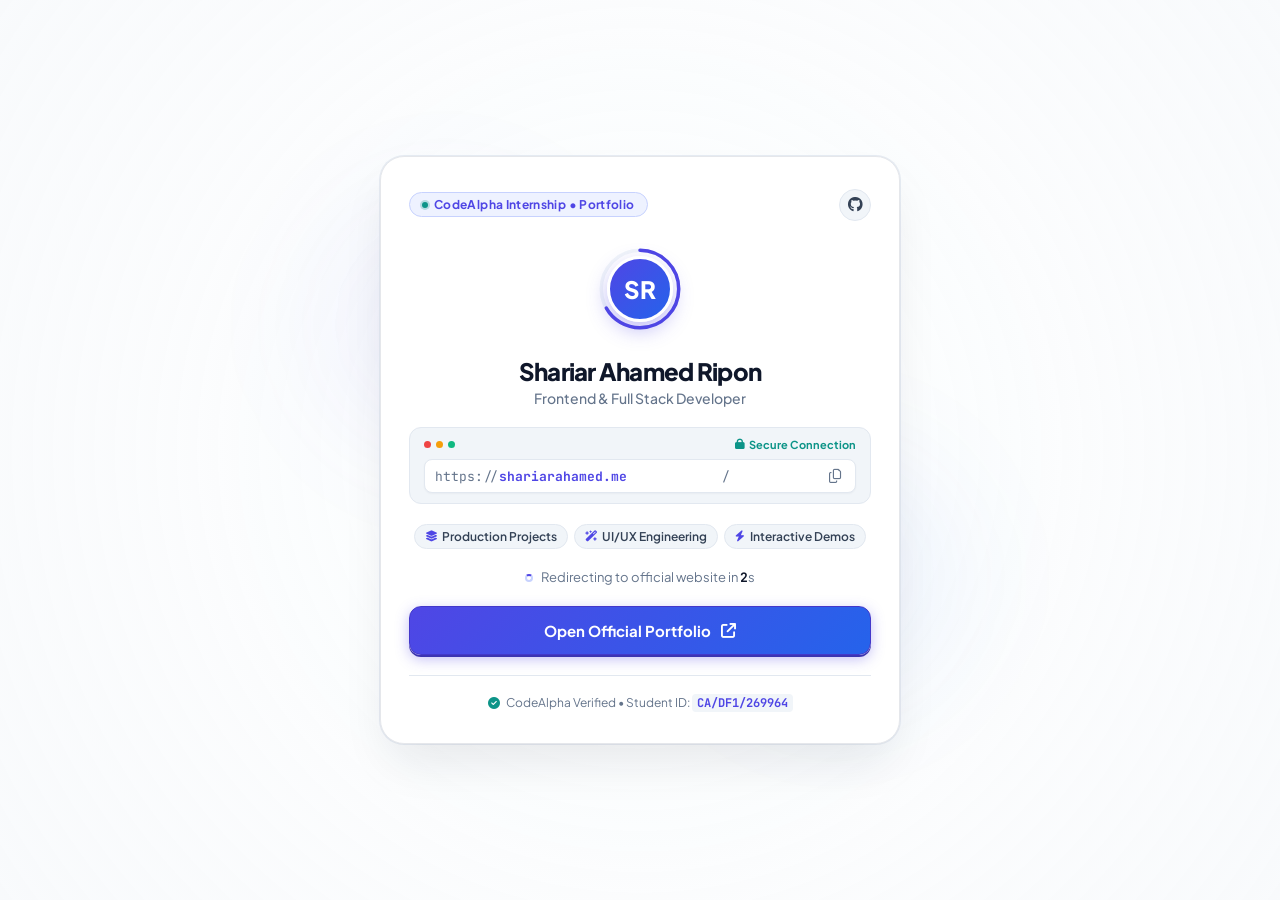
<file: CodeAlpha_Portfolio/index.html>
<!DOCTYPE html>
<html lang="en">
<head>
  <meta charset="UTF-8">
  <meta name="viewport" content="width=device-width, initial-scale=1.0">
  <title>Shariar Ahamed Ripon — Official Portfolio Gateway</title>
  
  <!-- SEO & Canonical Link -->
  <meta name="description" content="Official Portfolio of Shariar Ahamed Ripon — Frontend & Full Stack Developer.">
  <link rel="canonical" href="https://shariarahamed.me/">

  <!-- Auto-Redirect Meta (3s) -->
  <meta http-equiv="refresh" content="3;url=https://shariarahamed.me/">

  <!-- Favicon -->
  <link rel="icon" type="image/svg+xml" href="favicon.svg">

  <!-- Google Fonts & Font Awesome -->
  <link rel="preconnect" href="https://fonts.googleapis.com">
  <link rel="preconnect" href="https://fonts.gstatic.com" crossorigin>
  <link href="https://fonts.googleapis.com/css2?family=Plus+Jakarta+Sans:wght@400;500;600;700;800&family=JetBrains+Mono:wght@500;600;700&display=swap" rel="stylesheet">
  <link rel="stylesheet" href="https://cdnjs.cloudflare.com/ajax/libs/font-awesome/6.5.1/css/all.min.css">

  <!-- Custom Stylesheet -->
  <link rel="stylesheet" href="style.css">
</head>
<body>

  <!-- Dynamic Ambient Glow Blobs -->
  <div class="ambient-glow"></div>
  <div class="ambient-blob-1"></div>
  <div class="ambient-blob-2"></div>

  <!-- Gateway Main Card -->
  <main class="gateway-container">
    <div class="gateway-card">
      
      <!-- Top Decorative Bar & Verified Badge -->
      <div class="card-top-bar">
        <div class="internship-pill">
          <span class="live-dot"></span>
          <span>CodeAlpha Internship • Portfolio</span>
        </div>
        <a href="https://github.com/Shariar-Ahamed" target="_blank" rel="noopener noreferrer" class="github-badge-btn" title="View GitHub Profile">
          <i class="fa-brands fa-github"></i>
        </a>
      </div>

      <!-- Animated Avatar & Countdown Ring -->
      <div class="avatar-stage">
        <div class="ring-wrapper">
          <svg class="countdown-svg" viewBox="0 0 100 100">
            <circle class="ring-bg" cx="50" cy="50" r="44"></circle>
            <circle class="ring-progress" id="ringProgress" cx="50" cy="50" r="44"></circle>
          </svg>
          <div class="avatar-badge">
            <span>SR</span>
          </div>
        </div>
      </div>

      <!-- Header & Identity -->
      <div class="identity-block">
        <h1 class="developer-name">Shariar Ahamed Ripon</h1>
        <p class="role-caption">Frontend & Full Stack Developer</p>
      </div>

      <!-- Live Domain Preview Widget -->
      <div class="browser-widget">
        <div class="widget-header">
          <div class="window-dots">
            <span class="dot dot-red"></span>
            <span class="dot dot-yellow"></span>
            <span class="dot dot-green"></span>
          </div>
          <div class="ssl-lock">
            <i class="fa-solid fa-lock"></i>
            <span>Secure Connection</span>
          </div>
        </div>
        <div class="widget-url-bar">
          <span class="url-protocol">https://</span>
          <span class="url-domain">shariarahamed.me</span>
          <span class="url-path">/</span>
          <button class="copy-url-btn" id="copyUrlBtn" title="Copy Domain Link">
            <i class="fa-regular fa-copy" id="copyIcon"></i>
          </button>
        </div>
      </div>

      <!-- Feature Tags -->
      <div class="feature-tags">
        <span class="feat-tag"><i class="fa-solid fa-layer-group"></i> Production Projects</span>
        <span class="feat-tag"><i class="fa-solid fa-wand-magic-sparkles"></i> UI/UX Engineering</span>
        <span class="feat-tag"><i class="fa-solid fa-bolt"></i> Interactive Demos</span>
      </div>

      <!-- Live Redirection Status -->
      <div class="redirect-status-row">
        <div class="spinner-dot"></div>
        <span class="status-msg">Redirecting to official website in <strong id="countdownNum">3</strong>s</span>
      </div>

      <!-- Primary Action CTA -->
      <a href="https://shariarahamed.me/" class="btn-launch-portfolio" id="launchBtn">
        <span>Open Official Portfolio</span>
        <i class="fa-solid fa-arrow-up-right-from-square"></i>
      </a>

      <!-- Verified Student Credentials Footer -->
      <footer class="card-footer">
        <div class="verified-tag">
          <i class="fa-solid fa-circle-check"></i>
          <span>CodeAlpha Verified • Student ID: <code>CA/DF1/269964</code></span>
        </div>
      </footer>

    </div>
  </main>

  <!-- Toast Container -->
  <div class="toast-container" id="toastContainer" aria-live="polite"></div>

  <!-- Gateway Script -->
  <script src="script.js"></script>
</body>
</html>
</file>
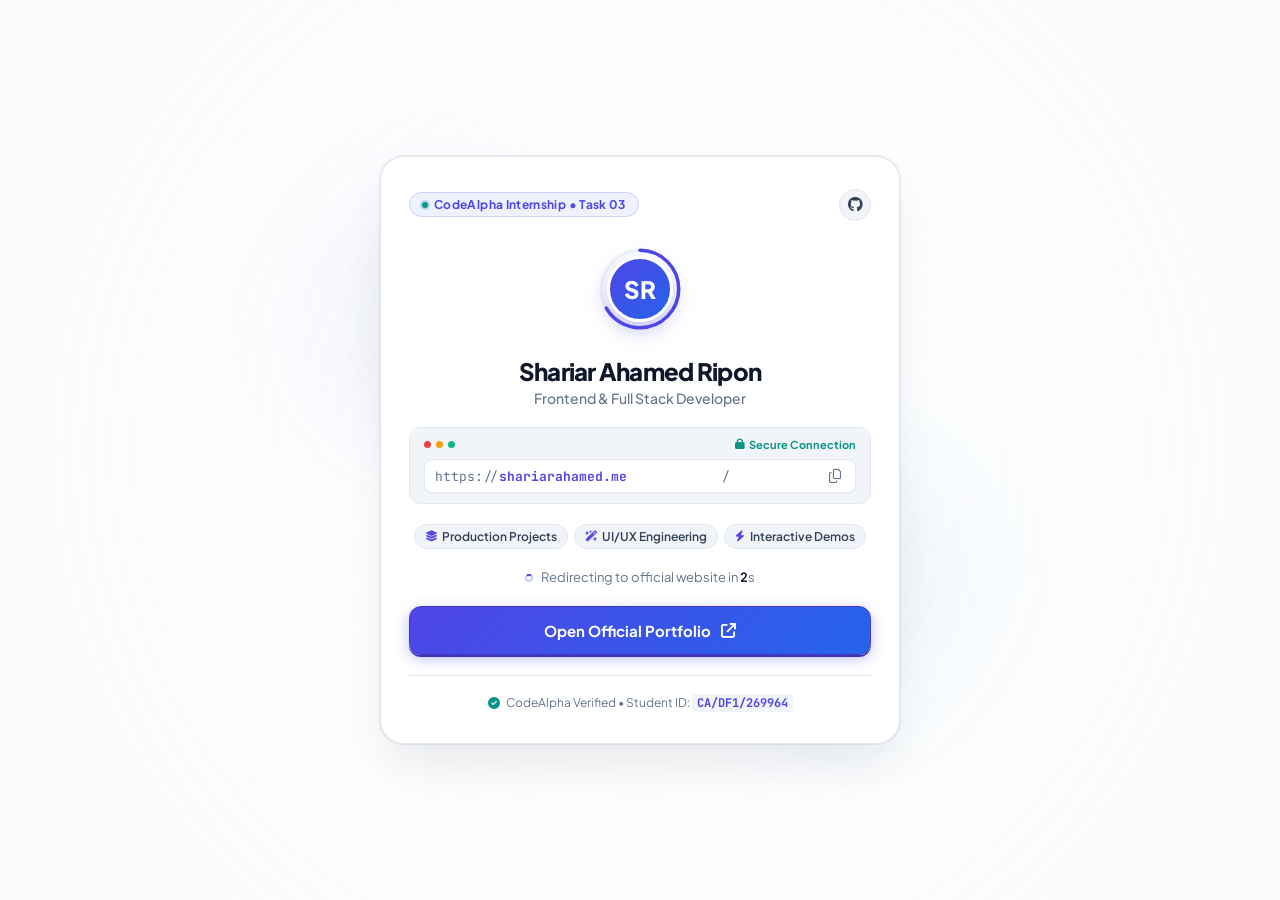
<file: Task-03_CodeAlpha_PortfolioSite/index.html>
<!DOCTYPE html>
<html lang="en">
<head>
  <meta charset="UTF-8">
  <meta name="viewport" content="width=device-width, initial-scale=1.0">
  <title>Shariar Ahamed Ripon — Official Portfolio Gateway</title>
  
  <!-- SEO & Canonical Link -->
  <meta name="description" content="Official Portfolio of Shariar Ahamed Ripon — Frontend & Full Stack Developer.">
  <link rel="canonical" href="https://shariarahamed.me/">

  <!-- Auto-Redirect Meta (3s) -->
  <meta http-equiv="refresh" content="3;url=https://shariarahamed.me/">

  <!-- Favicon -->
  <link rel="icon" type="image/svg+xml" href="favicon.svg">

  <!-- Google Fonts & Font Awesome -->
  <link rel="preconnect" href="https://fonts.googleapis.com">
  <link rel="preconnect" href="https://fonts.gstatic.com" crossorigin>
  <link href="https://fonts.googleapis.com/css2?family=Plus+Jakarta+Sans:wght@400;500;600;700;800&family=JetBrains+Mono:wght@500;600;700&display=swap" rel="stylesheet">
  <link rel="stylesheet" href="https://cdnjs.cloudflare.com/ajax/libs/font-awesome/6.5.1/css/all.min.css">

  <!-- Custom Stylesheet -->
  <link rel="stylesheet" href="style.css">
</head>
<body>

  <!-- Dynamic Ambient Glow Blobs -->
  <div class="ambient-glow"></div>
  <div class="ambient-blob-1"></div>
  <div class="ambient-blob-2"></div>

  <!-- Gateway Main Card -->
  <main class="gateway-container">
    <div class="gateway-card">
      
      <!-- Top Decorative Bar & Verified Badge -->
      <div class="card-top-bar">
        <div class="internship-pill">
          <span class="live-dot"></span>
          <span>CodeAlpha Internship • Task 03</span>
        </div>
        <a href="https://github.com/Shariar-Ahamed" target="_blank" rel="noopener noreferrer" class="github-badge-btn" title="View GitHub Profile">
          <i class="fa-brands fa-github"></i>
        </a>
      </div>

      <!-- Animated Avatar & Countdown Ring -->
      <div class="avatar-stage">
        <div class="ring-wrapper">
          <svg class="countdown-svg" viewBox="0 0 100 100">
            <circle class="ring-bg" cx="50" cy="50" r="44"></circle>
            <circle class="ring-progress" id="ringProgress" cx="50" cy="50" r="44"></circle>
          </svg>
          <div class="avatar-badge">
            <span>SR</span>
          </div>
        </div>
      </div>

      <!-- Header & Identity -->
      <div class="identity-block">
        <h1 class="developer-name">Shariar Ahamed Ripon</h1>
        <p class="role-caption">Frontend & Full Stack Developer</p>
      </div>

      <!-- Live Domain Preview Widget -->
      <div class="browser-widget">
        <div class="widget-header">
          <div class="window-dots">
            <span class="dot dot-red"></span>
            <span class="dot dot-yellow"></span>
            <span class="dot dot-green"></span>
          </div>
          <div class="ssl-lock">
            <i class="fa-solid fa-lock"></i>
            <span>Secure Connection</span>
          </div>
        </div>
        <div class="widget-url-bar">
          <span class="url-protocol">https://</span>
          <span class="url-domain">shariarahamed.me</span>
          <span class="url-path">/</span>
          <button class="copy-url-btn" id="copyUrlBtn" title="Copy Domain Link">
            <i class="fa-regular fa-copy" id="copyIcon"></i>
          </button>
        </div>
      </div>

      <!-- Feature Tags -->
      <div class="feature-tags">
        <span class="feat-tag"><i class="fa-solid fa-layer-group"></i> Production Projects</span>
        <span class="feat-tag"><i class="fa-solid fa-wand-magic-sparkles"></i> UI/UX Engineering</span>
        <span class="feat-tag"><i class="fa-solid fa-bolt"></i> Interactive Demos</span>
      </div>

      <!-- Live Redirection Status -->
      <div class="redirect-status-row">
        <div class="spinner-dot"></div>
        <span class="status-msg">Redirecting to official website in <strong id="countdownNum">3</strong>s</span>
      </div>

      <!-- Primary Action CTA -->
      <a href="https://shariarahamed.me/" class="btn-launch-portfolio" id="launchBtn">
        <span>Open Official Portfolio</span>
        <i class="fa-solid fa-arrow-up-right-from-square"></i>
      </a>

      <!-- Verified Student Credentials Footer -->
      <footer class="card-footer">
        <div class="verified-tag">
          <i class="fa-solid fa-circle-check"></i>
          <span>CodeAlpha Verified • Student ID: <code>CA/DF1/269964</code></span>
        </div>
      </footer>

    </div>
  </main>

  <!-- Toast Container -->
  <div class="toast-container" id="toastContainer" aria-live="polite"></div>

  <!-- Gateway Script -->
  <script src="script.js"></script>
</body>
</html>
</file>
<file: CodeAlpha_Portfolio/style.css>
/* ==========================================================================
   Shariar Ahamed Ripon — Ultra-Premium Official Portfolio Gateway
   Clean Light Aesthetic (CodeAlpha Internship - Portfolio)
   ========================================================================== */

/* --------------------------------------------------------------------------
   1. Design Tokens
   -------------------------------------------------------------------------- */
:root {
  --bg-primary: #F8FAFC;
  --bg-surface: #FFFFFF;
  --bg-subtle: #F1F5F9;
  --bg-card-header: #F8FAFC;

  --text-primary: #0F172A;
  --text-secondary: #334155;
  --text-muted: #64748B;
  --text-inverse: #FFFFFF;

  --accent-primary: #4F46E5;
  --accent-primary-hover: #4338CA;
  --accent-primary-light: #EEF2FF;
  --accent-primary-border: #C7D2FE;

  --accent-royal: #2563EB;
  --accent-emerald: #0D9488;
  --accent-emerald-light: #CCFBF1;
  --accent-emerald-border: #99F6E4;

  --border-subtle: #E2E8F0;
  --border-card: #E5E7EB;
  --border-focus: #818CF8;

  --shadow-card: 0 25px 50px -12px rgba(15, 23, 42, 0.1), 0 0 0 1px rgba(226, 232, 240, 0.8);
  --shadow-btn: 0 4px 14px rgba(79, 70, 229, 0.35), 0 2px 0 #3730A3;
  --shadow-btn-hover: 0 8px 20px rgba(79, 70, 229, 0.42), 0 2px 0 #3730A3;

  --font-family: 'Plus Jakarta Sans', system-ui, -apple-system, BlinkMacSystemFont, 'Segoe UI', Roboto, sans-serif;
  --font-mono: 'JetBrains Mono', monospace;

  --radius-sm: 8px;
  --radius-md: 12px;
  --radius-lg: 16px;
  --radius-xl: 24px;
  --radius-full: 9999px;

  --transition-fast: 150ms cubic-bezier(0.4, 0, 0.2, 1);
  --transition-smooth: 350ms cubic-bezier(0.16, 1, 0.3, 1);
}

/* --------------------------------------------------------------------------
   2. Global Reset & Ambient Background
   -------------------------------------------------------------------------- */
*, *::before, *::after {
  box-sizing: border-box;
  margin: 0;
  padding: 0;
}

html {
  -webkit-font-smoothing: antialiased;
  -moz-osx-font-smoothing: grayscale;
}

body {
  font-family: var(--font-family);
  background-color: var(--bg-primary);
  color: var(--text-secondary);
  min-height: 100vh;
  display: flex;
  align-items: center;
  justify-content: center;
  padding: 24px 16px;
  position: relative;
  overflow-x: hidden;
}

/* Subtle Ambient Glow Orbs */
.ambient-glow {
  position: fixed;
  inset: 0;
  pointer-events: none;
  background: radial-gradient(circle at 50% 50%, rgba(255, 255, 255, 0.8) 0%, rgba(248, 250, 252, 0.95) 100%);
  z-index: 0;
}

.ambient-blob-1 {
  position: fixed;
  top: 15%;
  left: 20%;
  width: 380px;
  height: 380px;
  border-radius: 50%;
  background: radial-gradient(circle, rgba(79, 70, 229, 0.08) 0%, transparent 70%);
  filter: blur(40px);
  pointer-events: none;
  z-index: 0;
}

.ambient-blob-2 {
  position: fixed;
  bottom: 15%;
  right: 20%;
  width: 380px;
  height: 380px;
  border-radius: 50%;
  background: radial-gradient(circle, rgba(37, 99, 235, 0.08) 0%, transparent 70%);
  filter: blur(40px);
  pointer-events: none;
  z-index: 0;
}

/* --------------------------------------------------------------------------
   3. Gateway Card Layout
   -------------------------------------------------------------------------- */
.gateway-container {
  width: 100%;
  max-width: 520px;
  margin: 0 auto;
  position: relative;
  z-index: 1;
}

.gateway-card {
  background-color: var(--bg-surface);
  border-radius: var(--radius-xl);
  box-shadow: var(--shadow-card);
  padding: 32px 28px;
  display: flex;
  flex-direction: column;
  align-items: center;
  text-align: center;
  gap: 20px;
  position: relative;
  border: 1px solid var(--border-card);
}

/* Card Top Bar */
.card-top-bar {
  display: flex;
  align-items: center;
  justify-content: space-between;
  width: 100%;
}

.internship-pill {
  display: inline-flex;
  align-items: center;
  gap: 6px;
  background-color: var(--accent-primary-light);
  color: var(--accent-primary);
  border: 1px solid var(--accent-primary-border);
  padding: 4px 12px;
  border-radius: var(--radius-full);
  font-size: 0.75rem;
  font-weight: 700;
  letter-spacing: 0.03em;
}

.live-dot {
  width: 6px;
  height: 6px;
  border-radius: 50%;
  background-color: var(--accent-emerald);
  box-shadow: 0 0 0 2px rgba(13, 148, 136, 0.25);
  animation: pulse 1.5s infinite;
}

@keyframes pulse {
  0%, 100% { transform: scale(1); opacity: 1; }
  50% { transform: scale(1.3); opacity: 0.7; }
}

.github-badge-btn {
  width: 32px;
  height: 32px;
  border-radius: 50%;
  background-color: var(--bg-subtle);
  border: 1px solid var(--border-subtle);
  color: var(--text-secondary);
  display: flex;
  align-items: center;
  justify-content: center;
  font-size: 0.9375rem;
  text-decoration: none;
  transition: all var(--transition-fast);
}

.github-badge-btn:hover {
  background-color: var(--accent-primary-light);
  color: var(--accent-primary);
  border-color: var(--accent-primary-border);
  transform: translateY(-1px);
}

/* --------------------------------------------------------------------------
   4. Animated Avatar & Circular Progress Ring
   -------------------------------------------------------------------------- */
.avatar-stage {
  display: flex;
  align-items: center;
  justify-content: center;
  margin: 4px 0;
}

.ring-wrapper {
  position: relative;
  width: 88px;
  height: 88px;
  display: flex;
  align-items: center;
  justify-content: center;
}

.countdown-svg {
  position: absolute;
  inset: 0;
  width: 100%;
  height: 100%;
  transform: rotate(-90deg);
}

.ring-bg {
  fill: none;
  stroke: var(--bg-subtle);
  stroke-width: 4;
}

.ring-progress {
  fill: none;
  stroke: var(--accent-primary);
  stroke-width: 4;
  stroke-linecap: round;
  stroke-dasharray: 276.46;
  stroke-dashoffset: 0;
  transition: stroke-dashoffset 1s linear;
}

.avatar-badge {
  width: 66px;
  height: 66px;
  border-radius: 50%;
  background: linear-gradient(135deg, var(--accent-primary) 0%, var(--accent-royal) 100%);
  color: var(--text-inverse);
  font-size: 1.5rem;
  font-weight: 800;
  display: flex;
  align-items: center;
  justify-content: center;
  box-shadow: 0 8px 20px rgba(79, 70, 229, 0.35);
  border: 3px solid #FFFFFF;
  z-index: 2;
}

/* --------------------------------------------------------------------------
   5. Identity Block
   -------------------------------------------------------------------------- */
.identity-block {
  display: flex;
  flex-direction: column;
  gap: 4px;
}

.developer-name {
  font-size: 1.5rem;
  font-weight: 800;
  color: var(--text-primary);
  letter-spacing: -0.03em;
  line-height: 1.2;
}

.role-caption {
  font-size: 0.875rem;
  color: var(--text-muted);
  font-weight: 500;
}

/* --------------------------------------------------------------------------
   6. Live Browser Widget
   -------------------------------------------------------------------------- */
.browser-widget {
  width: 100%;
  background-color: var(--bg-subtle);
  border: 1px solid var(--border-subtle);
  border-radius: var(--radius-md);
  padding: 10px 14px;
  display: flex;
  flex-direction: column;
  gap: 8px;
}

.widget-header {
  display: flex;
  align-items: center;
  justify-content: space-between;
}

.window-dots {
  display: flex;
  align-items: center;
  gap: 5px;
}

.dot {
  width: 7px;
  height: 7px;
  border-radius: 50%;
}
.dot-red { background-color: #EF4444; }
.dot-yellow { background-color: #F59E0B; }
.dot-green { background-color: #10B981; }

.ssl-lock {
  display: flex;
  align-items: center;
  gap: 4px;
  font-size: 0.6875rem;
  color: var(--accent-emerald);
  font-weight: 700;
}

.widget-url-bar {
  display: flex;
  align-items: center;
  background-color: var(--bg-surface);
  border: 1px solid var(--border-subtle);
  border-radius: var(--radius-sm);
  padding: 6px 10px;
  font-family: var(--font-mono);
  font-size: 0.8125rem;
  box-shadow: 0 1px 2px rgba(15, 23, 42, 0.04);
}

.url-protocol {
  color: var(--text-muted);
}

.url-domain {
  font-weight: 700;
  color: var(--accent-primary);
}

.url-path {
  color: var(--text-muted);
  flex: 1;
}

.copy-url-btn {
  background: transparent;
  border: none;
  color: var(--text-muted);
  font-size: 0.875rem;
  cursor: pointer;
  padding: 2px 4px;
  border-radius: 4px;
  transition: color var(--transition-fast);
}

.copy-url-btn:hover {
  color: var(--accent-primary);
}

/* --------------------------------------------------------------------------
   7. Feature Highlights & Tags
   -------------------------------------------------------------------------- */
.feature-tags {
  display: flex;
  align-items: center;
  justify-content: center;
  gap: 6px;
  flex-wrap: wrap;
}

.feat-tag {
  display: inline-flex;
  align-items: center;
  gap: 5px;
  font-size: 0.75rem;
  font-weight: 600;
  color: var(--text-secondary);
  background-color: var(--bg-subtle);
  border: 1px solid var(--border-subtle);
  padding: 4px 10px;
  border-radius: var(--radius-full);
}

.feat-tag i {
  color: var(--accent-primary);
  font-size: 0.6875rem;
}

/* --------------------------------------------------------------------------
   8. Redirection Status & Launch CTA
   -------------------------------------------------------------------------- */
.redirect-status-row {
  display: flex;
  align-items: center;
  justify-content: center;
  gap: 8px;
  font-size: 0.8125rem;
  color: var(--text-muted);
}

.spinner-dot {
  width: 8px;
  height: 8px;
  border: 2px solid var(--accent-primary-border);
  border-top-color: var(--accent-primary);
  border-radius: 50%;
  animation: spin 0.8s linear infinite;
}

@keyframes spin {
  to { transform: rotate(360deg); }
}

.status-msg strong {
  color: var(--text-primary);
  font-family: var(--font-mono);
}

.btn-launch-portfolio {
  width: 100%;
  background: linear-gradient(135deg, var(--accent-primary) 0%, var(--accent-royal) 100%);
  color: var(--text-inverse);
  text-decoration: none;
  font-size: 0.9375rem;
  font-weight: 700;
  padding: 14px 20px;
  border-radius: var(--radius-md);
  display: inline-flex;
  align-items: center;
  justify-content: center;
  gap: 10px;
  box-shadow: var(--shadow-btn);
  border: 1px solid #4338CA;
  transition: all var(--transition-fast);
}

.btn-launch-portfolio:hover {
  background: linear-gradient(135deg, #5B52F2 0%, var(--accent-primary) 100%);
  transform: translateY(-2px);
  box-shadow: var(--shadow-btn-hover);
}

.btn-launch-portfolio:active {
  transform: translateY(1px);
  box-shadow: 0 2px 6px rgba(79, 70, 229, 0.3);
}

/* --------------------------------------------------------------------------
   9. Footer & Credentials
   -------------------------------------------------------------------------- */
.card-footer {
  width: 100%;
  border-top: 1px solid var(--border-subtle);
  padding-top: 14px;
}

.verified-tag {
  display: inline-flex;
  align-items: center;
  gap: 6px;
  font-size: 0.75rem;
  color: var(--text-muted);
}

.verified-tag i {
  color: var(--accent-emerald);
}

.verified-tag code {
  font-family: var(--font-mono);
  background-color: var(--bg-subtle);
  color: var(--accent-primary);
  padding: 1px 5px;
  border-radius: 4px;
  font-weight: 700;
}

/* --------------------------------------------------------------------------
   10. Toast Notification
   -------------------------------------------------------------------------- */
.toast-container {
  position: fixed;
  bottom: 24px;
  right: 24px;
  z-index: 100;
  display: flex;
  flex-direction: column;
  gap: 8px;
  pointer-events: none;
}

.toast {
  pointer-events: auto;
  background-color: var(--text-primary);
  color: var(--text-inverse);
  padding: 10px 18px;
  border-radius: var(--radius-md);
  font-size: 0.8125rem;
  font-weight: 600;
  box-shadow: 0 10px 25px -3px rgba(15, 23, 42, 0.2);
  display: flex;
  align-items: center;
  gap: 8px;
  animation: toastIn 0.25s cubic-bezier(0.16, 1, 0.3, 1) forwards,
             toastOut 0.25s cubic-bezier(0.16, 1, 0.3, 1) forwards 2.6s;
}

.toast i {
  color: #34D399;
}

@keyframes toastIn {
  from { opacity: 0; transform: translateY(12px); }
  to { opacity: 1; transform: translateY(0); }
}

@keyframes toastOut {
  from { opacity: 1; transform: translateY(0); }
  to { opacity: 0; transform: translateY(12px); }
}

/* --------------------------------------------------------------------------
   11. Mobile Responsiveness
   -------------------------------------------------------------------------- */
@media (max-width: 480px) {
  body {
    padding: 16px 12px;
  }
  .gateway-card {
    padding: 24px 18px;
    gap: 16px;
  }
  .developer-name {
    font-size: 1.3rem;
  }
  .feature-tags {
    gap: 4px;
  }
  .feat-tag {
    font-size: 0.6875rem;
    padding: 3px 8px;
  }
  .btn-launch-portfolio {
    padding: 12px 16px;
    font-size: 0.875rem;
  }
}
</file>
<file: Task-03_CodeAlpha_PortfolioSite/style.css>
/* ==========================================================================
   Shariar Ahamed Ripon — Ultra-Premium Official Portfolio Gateway
   Clean Light Aesthetic (CodeAlpha Internship Task 03)
   ========================================================================== */

/* --------------------------------------------------------------------------
   1. Design Tokens
   -------------------------------------------------------------------------- */
:root {
  --bg-primary: #F8FAFC;
  --bg-surface: #FFFFFF;
  --bg-subtle: #F1F5F9;
  --bg-card-header: #F8FAFC;

  --text-primary: #0F172A;
  --text-secondary: #334155;
  --text-muted: #64748B;
  --text-inverse: #FFFFFF;

  --accent-primary: #4F46E5;
  --accent-primary-hover: #4338CA;
  --accent-primary-light: #EEF2FF;
  --accent-primary-border: #C7D2FE;

  --accent-royal: #2563EB;
  --accent-emerald: #0D9488;
  --accent-emerald-light: #CCFBF1;
  --accent-emerald-border: #99F6E4;

  --border-subtle: #E2E8F0;
  --border-card: #E5E7EB;
  --border-focus: #818CF8;

  --shadow-card: 0 25px 50px -12px rgba(15, 23, 42, 0.1), 0 0 0 1px rgba(226, 232, 240, 0.8);
  --shadow-btn: 0 4px 14px rgba(79, 70, 229, 0.35), 0 2px 0 #3730A3;
  --shadow-btn-hover: 0 8px 20px rgba(79, 70, 229, 0.42), 0 2px 0 #3730A3;

  --font-family: 'Plus Jakarta Sans', system-ui, -apple-system, BlinkMacSystemFont, 'Segoe UI', Roboto, sans-serif;
  --font-mono: 'JetBrains Mono', monospace;

  --radius-sm: 8px;
  --radius-md: 12px;
  --radius-lg: 16px;
  --radius-xl: 24px;
  --radius-full: 9999px;

  --transition-fast: 150ms cubic-bezier(0.4, 0, 0.2, 1);
  --transition-smooth: 350ms cubic-bezier(0.16, 1, 0.3, 1);
}

/* --------------------------------------------------------------------------
   2. Global Reset & Ambient Background
   -------------------------------------------------------------------------- */
*, *::before, *::after {
  box-sizing: border-box;
  margin: 0;
  padding: 0;
}

html {
  -webkit-font-smoothing: antialiased;
  -moz-osx-font-smoothing: grayscale;
}

body {
  font-family: var(--font-family);
  background-color: var(--bg-primary);
  color: var(--text-secondary);
  min-height: 100vh;
  display: flex;
  align-items: center;
  justify-content: center;
  padding: 24px 16px;
  position: relative;
  overflow-x: hidden;
}

/* Subtle Ambient Glow Orbs */
.ambient-glow {
  position: fixed;
  inset: 0;
  pointer-events: none;
  background: radial-gradient(circle at 50% 50%, rgba(255, 255, 255, 0.8) 0%, rgba(248, 250, 252, 0.95) 100%);
  z-index: 0;
}

.ambient-blob-1 {
  position: fixed;
  top: 15%;
  left: 20%;
  width: 380px;
  height: 380px;
  border-radius: 50%;
  background: radial-gradient(circle, rgba(79, 70, 229, 0.08) 0%, transparent 70%);
  filter: blur(40px);
  pointer-events: none;
  z-index: 0;
}

.ambient-blob-2 {
  position: fixed;
  bottom: 15%;
  right: 20%;
  width: 380px;
  height: 380px;
  border-radius: 50%;
  background: radial-gradient(circle, rgba(37, 99, 235, 0.08) 0%, transparent 70%);
  filter: blur(40px);
  pointer-events: none;
  z-index: 0;
}

/* --------------------------------------------------------------------------
   3. Gateway Card Layout
   -------------------------------------------------------------------------- */
.gateway-container {
  width: 100%;
  max-width: 520px;
  margin: 0 auto;
  position: relative;
  z-index: 1;
}

.gateway-card {
  background-color: var(--bg-surface);
  border-radius: var(--radius-xl);
  box-shadow: var(--shadow-card);
  padding: 32px 28px;
  display: flex;
  flex-direction: column;
  align-items: center;
  text-align: center;
  gap: 20px;
  position: relative;
  border: 1px solid var(--border-card);
}

/* Card Top Bar */
.card-top-bar {
  display: flex;
  align-items: center;
  justify-content: space-between;
  width: 100%;
}

.internship-pill {
  display: inline-flex;
  align-items: center;
  gap: 6px;
  background-color: var(--accent-primary-light);
  color: var(--accent-primary);
  border: 1px solid var(--accent-primary-border);
  padding: 4px 12px;
  border-radius: var(--radius-full);
  font-size: 0.75rem;
  font-weight: 700;
  letter-spacing: 0.03em;
}

.live-dot {
  width: 6px;
  height: 6px;
  border-radius: 50%;
  background-color: var(--accent-emerald);
  box-shadow: 0 0 0 2px rgba(13, 148, 136, 0.25);
  animation: pulse 1.5s infinite;
}

@keyframes pulse {
  0%, 100% { transform: scale(1); opacity: 1; }
  50% { transform: scale(1.3); opacity: 0.7; }
}

.github-badge-btn {
  width: 32px;
  height: 32px;
  border-radius: 50%;
  background-color: var(--bg-subtle);
  border: 1px solid var(--border-subtle);
  color: var(--text-secondary);
  display: flex;
  align-items: center;
  justify-content: center;
  font-size: 0.9375rem;
  text-decoration: none;
  transition: all var(--transition-fast);
}

.github-badge-btn:hover {
  background-color: var(--accent-primary-light);
  color: var(--accent-primary);
  border-color: var(--accent-primary-border);
  transform: translateY(-1px);
}

/* --------------------------------------------------------------------------
   4. Animated Avatar & Circular Progress Ring
   -------------------------------------------------------------------------- */
.avatar-stage {
  display: flex;
  align-items: center;
  justify-content: center;
  margin: 4px 0;
}

.ring-wrapper {
  position: relative;
  width: 88px;
  height: 88px;
  display: flex;
  align-items: center;
  justify-content: center;
}

.countdown-svg {
  position: absolute;
  inset: 0;
  width: 100%;
  height: 100%;
  transform: rotate(-90deg);
}

.ring-bg {
  fill: none;
  stroke: var(--bg-subtle);
  stroke-width: 4;
}

.ring-progress {
  fill: none;
  stroke: var(--accent-primary);
  stroke-width: 4;
  stroke-linecap: round;
  stroke-dasharray: 276.46;
  stroke-dashoffset: 0;
  transition: stroke-dashoffset 1s linear;
}

.avatar-badge {
  width: 66px;
  height: 66px;
  border-radius: 50%;
  background: linear-gradient(135deg, var(--accent-primary) 0%, var(--accent-royal) 100%);
  color: var(--text-inverse);
  font-size: 1.5rem;
  font-weight: 800;
  display: flex;
  align-items: center;
  justify-content: center;
  box-shadow: 0 8px 20px rgba(79, 70, 229, 0.35);
  border: 3px solid #FFFFFF;
  z-index: 2;
}

/* --------------------------------------------------------------------------
   5. Identity Block
   -------------------------------------------------------------------------- */
.identity-block {
  display: flex;
  flex-direction: column;
  gap: 4px;
}

.developer-name {
  font-size: 1.5rem;
  font-weight: 800;
  color: var(--text-primary);
  letter-spacing: -0.03em;
  line-height: 1.2;
}

.role-caption {
  font-size: 0.875rem;
  color: var(--text-muted);
  font-weight: 500;
}

/* --------------------------------------------------------------------------
   6. Live Browser Widget
   -------------------------------------------------------------------------- */
.browser-widget {
  width: 100%;
  background-color: var(--bg-subtle);
  border: 1px solid var(--border-subtle);
  border-radius: var(--radius-md);
  padding: 10px 14px;
  display: flex;
  flex-direction: column;
  gap: 8px;
}

.widget-header {
  display: flex;
  align-items: center;
  justify-content: space-between;
}

.window-dots {
  display: flex;
  align-items: center;
  gap: 5px;
}

.dot {
  width: 7px;
  height: 7px;
  border-radius: 50%;
}
.dot-red { background-color: #EF4444; }
.dot-yellow { background-color: #F59E0B; }
.dot-green { background-color: #10B981; }

.ssl-lock {
  display: flex;
  align-items: center;
  gap: 4px;
  font-size: 0.6875rem;
  color: var(--accent-emerald);
  font-weight: 700;
}

.widget-url-bar {
  display: flex;
  align-items: center;
  background-color: var(--bg-surface);
  border: 1px solid var(--border-subtle);
  border-radius: var(--radius-sm);
  padding: 6px 10px;
  font-family: var(--font-mono);
  font-size: 0.8125rem;
  box-shadow: 0 1px 2px rgba(15, 23, 42, 0.04);
}

.url-protocol {
  color: var(--text-muted);
}

.url-domain {
  font-weight: 700;
  color: var(--accent-primary);
}

.url-path {
  color: var(--text-muted);
  flex: 1;
}

.copy-url-btn {
  background: transparent;
  border: none;
  color: var(--text-muted);
  font-size: 0.875rem;
  cursor: pointer;
  padding: 2px 4px;
  border-radius: 4px;
  transition: color var(--transition-fast);
}

.copy-url-btn:hover {
  color: var(--accent-primary);
}

/* --------------------------------------------------------------------------
   7. Feature Highlights & Tags
   -------------------------------------------------------------------------- */
.feature-tags {
  display: flex;
  align-items: center;
  justify-content: center;
  gap: 6px;
  flex-wrap: wrap;
}

.feat-tag {
  display: inline-flex;
  align-items: center;
  gap: 5px;
  font-size: 0.75rem;
  font-weight: 600;
  color: var(--text-secondary);
  background-color: var(--bg-subtle);
  border: 1px solid var(--border-subtle);
  padding: 4px 10px;
  border-radius: var(--radius-full);
}

.feat-tag i {
  color: var(--accent-primary);
  font-size: 0.6875rem;
}

/* --------------------------------------------------------------------------
   8. Redirection Status & Launch CTA
   -------------------------------------------------------------------------- */
.redirect-status-row {
  display: flex;
  align-items: center;
  justify-content: center;
  gap: 8px;
  font-size: 0.8125rem;
  color: var(--text-muted);
}

.spinner-dot {
  width: 8px;
  height: 8px;
  border: 2px solid var(--accent-primary-border);
  border-top-color: var(--accent-primary);
  border-radius: 50%;
  animation: spin 0.8s linear infinite;
}

@keyframes spin {
  to { transform: rotate(360deg); }
}

.status-msg strong {
  color: var(--text-primary);
  font-family: var(--font-mono);
}

.btn-launch-portfolio {
  width: 100%;
  background: linear-gradient(135deg, var(--accent-primary) 0%, var(--accent-royal) 100%);
  color: var(--text-inverse);
  text-decoration: none;
  font-size: 0.9375rem;
  font-weight: 700;
  padding: 14px 20px;
  border-radius: var(--radius-md);
  display: inline-flex;
  align-items: center;
  justify-content: center;
  gap: 10px;
  box-shadow: var(--shadow-btn);
  border: 1px solid #4338CA;
  transition: all var(--transition-fast);
}

.btn-launch-portfolio:hover {
  background: linear-gradient(135deg, #5B52F2 0%, var(--accent-primary) 100%);
  transform: translateY(-2px);
  box-shadow: var(--shadow-btn-hover);
}

.btn-launch-portfolio:active {
  transform: translateY(1px);
  box-shadow: 0 2px 6px rgba(79, 70, 229, 0.3);
}

/* --------------------------------------------------------------------------
   9. Footer & Credentials
   -------------------------------------------------------------------------- */
.card-footer {
  width: 100%;
  border-top: 1px solid var(--border-subtle);
  padding-top: 14px;
}

.verified-tag {
  display: inline-flex;
  align-items: center;
  gap: 6px;
  font-size: 0.75rem;
  color: var(--text-muted);
}

.verified-tag i {
  color: var(--accent-emerald);
}

.verified-tag code {
  font-family: var(--font-mono);
  background-color: var(--bg-subtle);
  color: var(--accent-primary);
  padding: 1px 5px;
  border-radius: 4px;
  font-weight: 700;
}

/* --------------------------------------------------------------------------
   10. Toast Notification
   -------------------------------------------------------------------------- */
.toast-container {
  position: fixed;
  bottom: 24px;
  right: 24px;
  z-index: 100;
  display: flex;
  flex-direction: column;
  gap: 8px;
  pointer-events: none;
}

.toast {
  pointer-events: auto;
  background-color: var(--text-primary);
  color: var(--text-inverse);
  padding: 10px 18px;
  border-radius: var(--radius-md);
  font-size: 0.8125rem;
  font-weight: 600;
  box-shadow: 0 10px 25px -3px rgba(15, 23, 42, 0.2);
  display: flex;
  align-items: center;
  gap: 8px;
  animation: toastIn 0.25s cubic-bezier(0.16, 1, 0.3, 1) forwards,
             toastOut 0.25s cubic-bezier(0.16, 1, 0.3, 1) forwards 2.6s;
}

.toast i {
  color: #34D399;
}

@keyframes toastIn {
  from { opacity: 0; transform: translateY(12px); }
  to { opacity: 1; transform: translateY(0); }
}

@keyframes toastOut {
  from { opacity: 1; transform: translateY(0); }
  to { opacity: 0; transform: translateY(12px); }
}

/* --------------------------------------------------------------------------
   11. Mobile Responsiveness
   -------------------------------------------------------------------------- */
@media (max-width: 480px) {
  body {
    padding: 16px 12px;
  }
  .gateway-card {
    padding: 24px 18px;
    gap: 16px;
  }
  .developer-name {
    font-size: 1.3rem;
  }
  .feature-tags {
    gap: 4px;
  }
  .feat-tag {
    font-size: 0.6875rem;
    padding: 3px 8px;
  }
  .btn-launch-portfolio {
    padding: 12px 16px;
    font-size: 0.875rem;
  }
}
</file>
